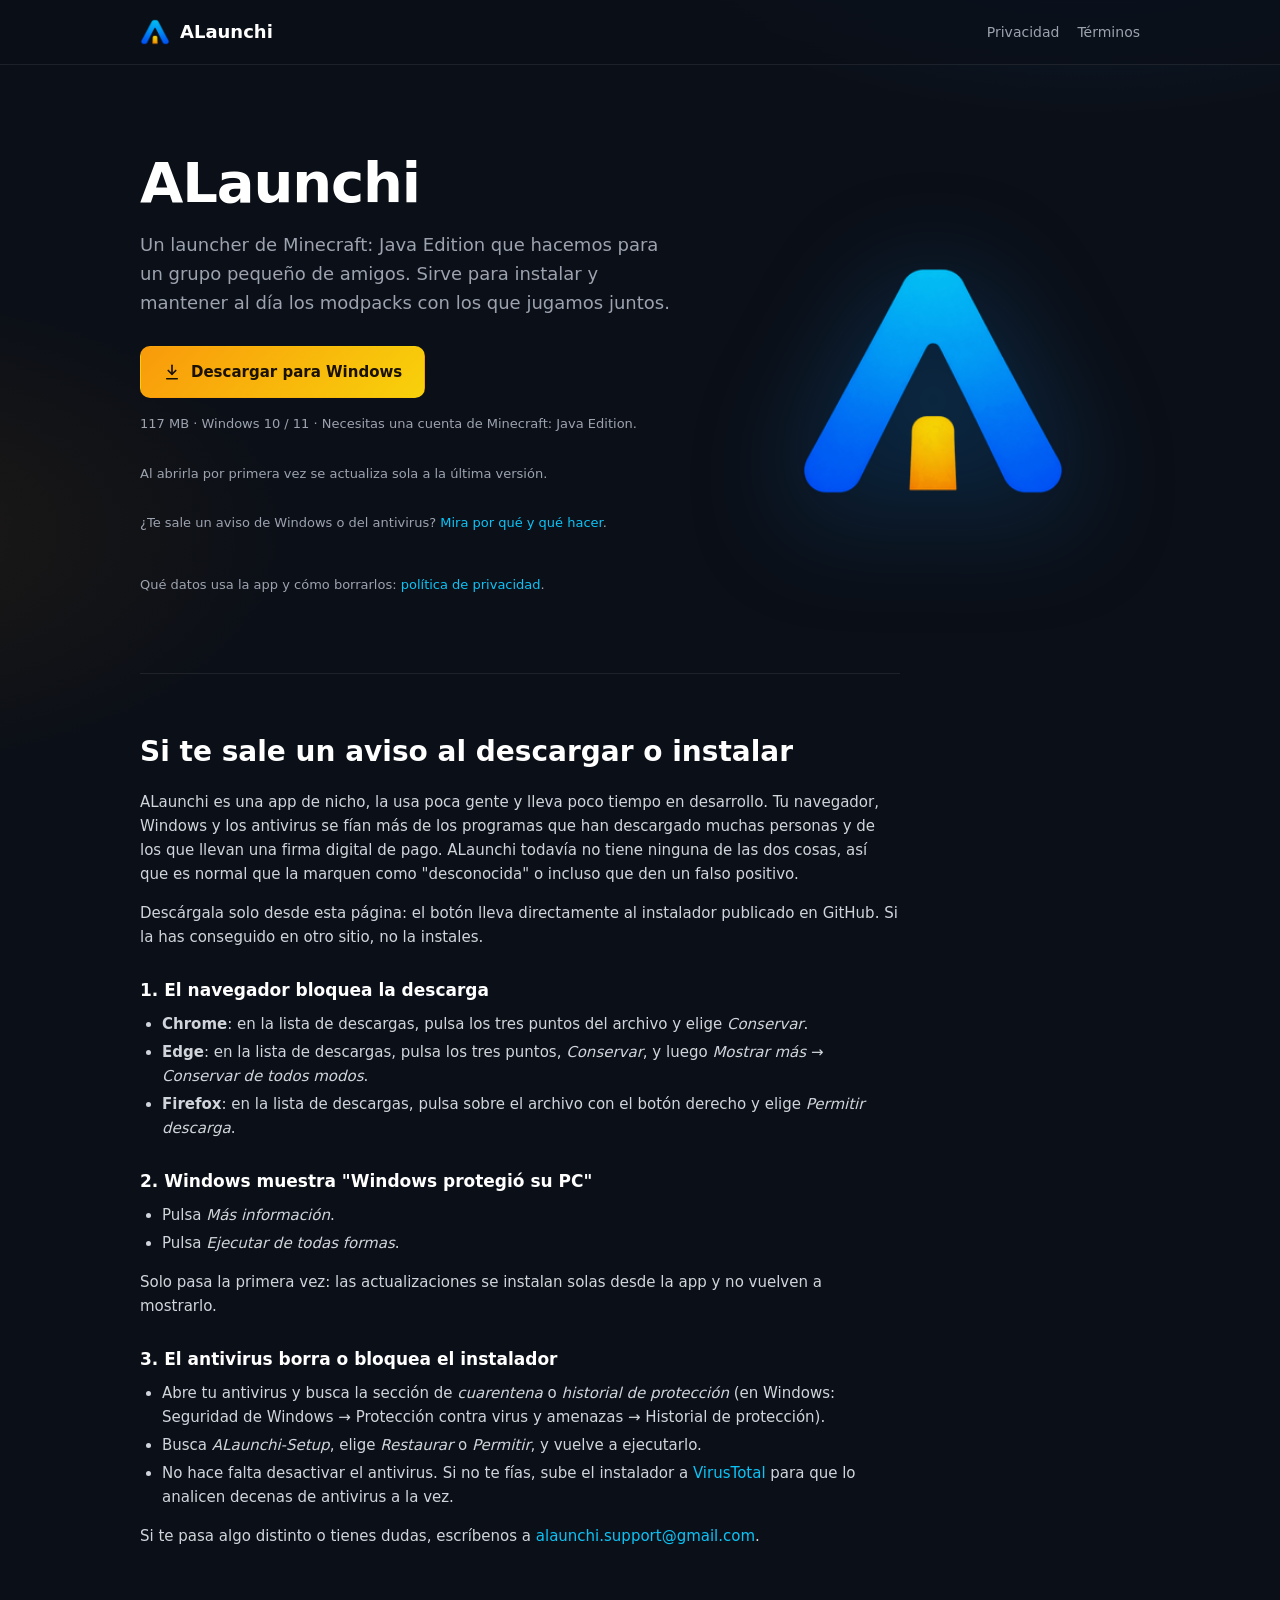
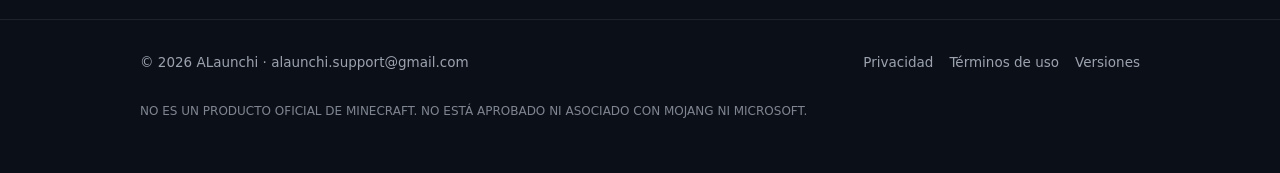
<file: index.html>
<!doctype html>
<html lang="es">
<head>
  <meta charset="utf-8">
  <meta name="viewport" content="width=device-width, initial-scale=1">
  <title>ALaunchi</title>
  <meta name="description" content="ALaunchi, un launcher de Minecraft para un grupo pequeño de amigos.">
  <meta property="og:title" content="ALaunchi">
  <meta property="og:description" content="Un launcher de Minecraft para un grupo pequeño de amigos.">
  <meta property="og:image" content="https://alaunchi.github.io/assets/logo.png">
  <link rel="icon" href="assets/favicon.png">
  <link rel="stylesheet" href="style.css">
</head>
<body>
  <header class="site">
    <div class="wrap">
      <a class="brand" href="./"><img src="assets/logo.png" alt=""><span>ALaunchi</span></a>
      <nav class="links">
        <a href="privacidad.html">Privacidad</a>
        <a href="terminos.html">Términos</a>
      </nav>
    </div>
  </header>

  <main class="wrap">
    <section class="hero">
      <div>
        <h1>ALaunchi</h1>
        <p class="lead">
          Un launcher de Minecraft: Java Edition que hacemos para un grupo pequeño de amigos.
          Sirve para instalar y mantener al día los modpacks con los que jugamos juntos.
        </p>
        <div class="cta">
          <!-- Fixed on purpose to an installer already reviewed by Microsoft (SmartScreen/Defender);
               the app auto-updates to the latest version on first launch. Keep this release on GitHub. -->
          <a class="btn btn-primary" id="download" href="https://github.com/tomaamns-glitch/alaunchi-release/releases/download/v1.9.47/ALaunchi-Setup-1.9.47.exe">
            <svg viewBox="0 0 24 24" fill="none" stroke="currentColor" stroke-width="2.2" stroke-linecap="round" stroke-linejoin="round"><path d="M12 3v12"/><path d="m7 10 5 5 5-5"/><path d="M5 21h14"/></svg>
            <span>Descargar para Windows</span>
          </a>
          <p class="cta-note" id="download-note">117 MB · Windows 10 / 11 · Necesitas una cuenta de Minecraft: Java Edition.</p>
          <p class="cta-note">Al abrirla por primera vez se actualiza sola a la última versión.</p>
          <p class="cta-note">¿Te sale un aviso de Windows o del antivirus? <a href="#avisos">Mira por qué y qué hacer</a>.</p>
        </div>
        <p class="cta-note" style="margin-top:28px">
          Qué datos usa la app y cómo borrarlos: <a href="privacidad.html">política de privacidad</a>.
        </p>
      </div>
      <img class="hero-logo" src="assets/logo.png" alt="Logo de ALaunchi">
    </section>

    <section class="block notice" id="avisos">
      <h2>Si te sale un aviso al descargar o instalar</h2>
      <p>
        ALaunchi es una app de nicho, la usa poca gente y lleva poco tiempo en desarrollo. Tu navegador, Windows y los
        antivirus se fían más de los programas que han descargado muchas personas y de los que llevan una firma digital
        de pago. ALaunchi todavía no tiene ninguna de las dos cosas, así que es normal que la marquen como "desconocida" o
        incluso que den un falso positivo.
      </p>
      <p>
        Descárgala solo desde esta página: el botón lleva directamente al instalador publicado en GitHub. Si la has
        conseguido en otro sitio, no la instales.
      </p>

      <h3>1. El navegador bloquea la descarga</h3>
      <ul>
        <li><strong>Chrome</strong>: en la lista de descargas, pulsa los tres puntos del archivo y elige <em>Conservar</em>.</li>
        <li><strong>Edge</strong>: en la lista de descargas, pulsa los tres puntos, <em>Conservar</em>, y luego <em>Mostrar más</em> → <em>Conservar de todos modos</em>.</li>
        <li><strong>Firefox</strong>: en la lista de descargas, pulsa sobre el archivo con el botón derecho y elige <em>Permitir descarga</em>.</li>
      </ul>

      <h3>2. Windows muestra "Windows protegió su PC"</h3>
      <ul>
        <li>Pulsa <em>Más información</em>.</li>
        <li>Pulsa <em>Ejecutar de todas formas</em>.</li>
      </ul>
      <p>Solo pasa la primera vez: las actualizaciones se instalan solas desde la app y no vuelven a mostrarlo.</p>

      <h3>3. El antivirus borra o bloquea el instalador</h3>
      <ul>
        <li>Abre tu antivirus y busca la sección de <em>cuarentena</em> o <em>historial de protección</em> (en Windows: Seguridad de Windows → Protección contra virus y amenazas → Historial de protección).</li>
        <li>Busca <em>ALaunchi-Setup</em>, elige <em>Restaurar</em> o <em>Permitir</em>, y vuelve a ejecutarlo.</li>
        <li>No hace falta desactivar el antivirus. Si no te fías, sube el instalador a <a href="https://www.virustotal.com">VirusTotal</a> para que lo analicen decenas de antivirus a la vez.</li>
      </ul>
      <p>
        Si te pasa algo distinto o tienes dudas, escríbenos a
        <a href="mailto:alaunchi.support@gmail.com">alaunchi.support@gmail.com</a>.
      </p>
    </section>
  </main>

  <footer class="site">
    <div class="wrap">
      <span>© 2026 ALaunchi · <a href="mailto:alaunchi.support@gmail.com">alaunchi.support@gmail.com</a></span>
      <div class="links">
        <a href="privacidad.html">Privacidad</a>
        <a href="terminos.html">Términos de uso</a>
        <a href="https://github.com/tomaamns-glitch/alaunchi-release/releases">Versiones</a>
      </div>
      <p class="disclaimer">NO ES UN PRODUCTO OFICIAL DE MINECRAFT. NO ESTÁ APROBADO NI ASOCIADO CON MOJANG NI MICROSOFT.</p>
    </div>
  </footer>

</body>
</html>
</file>
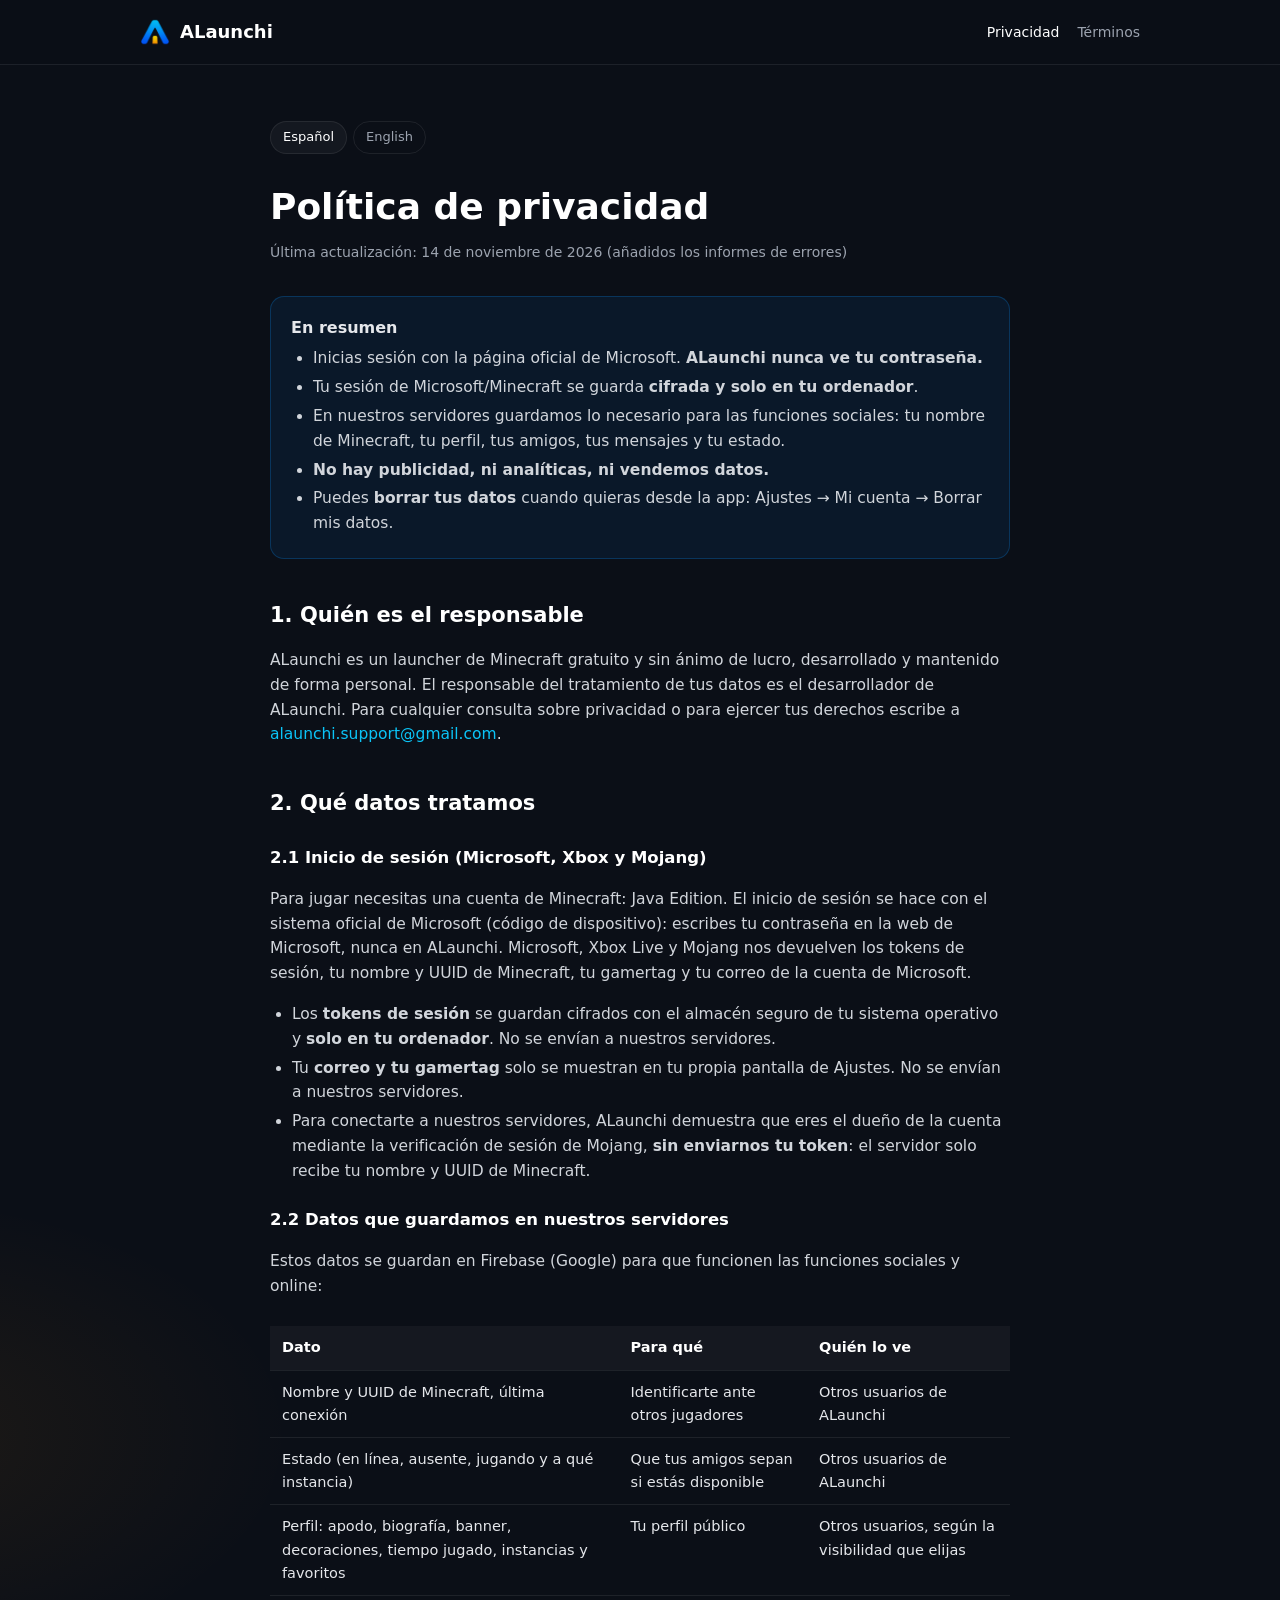
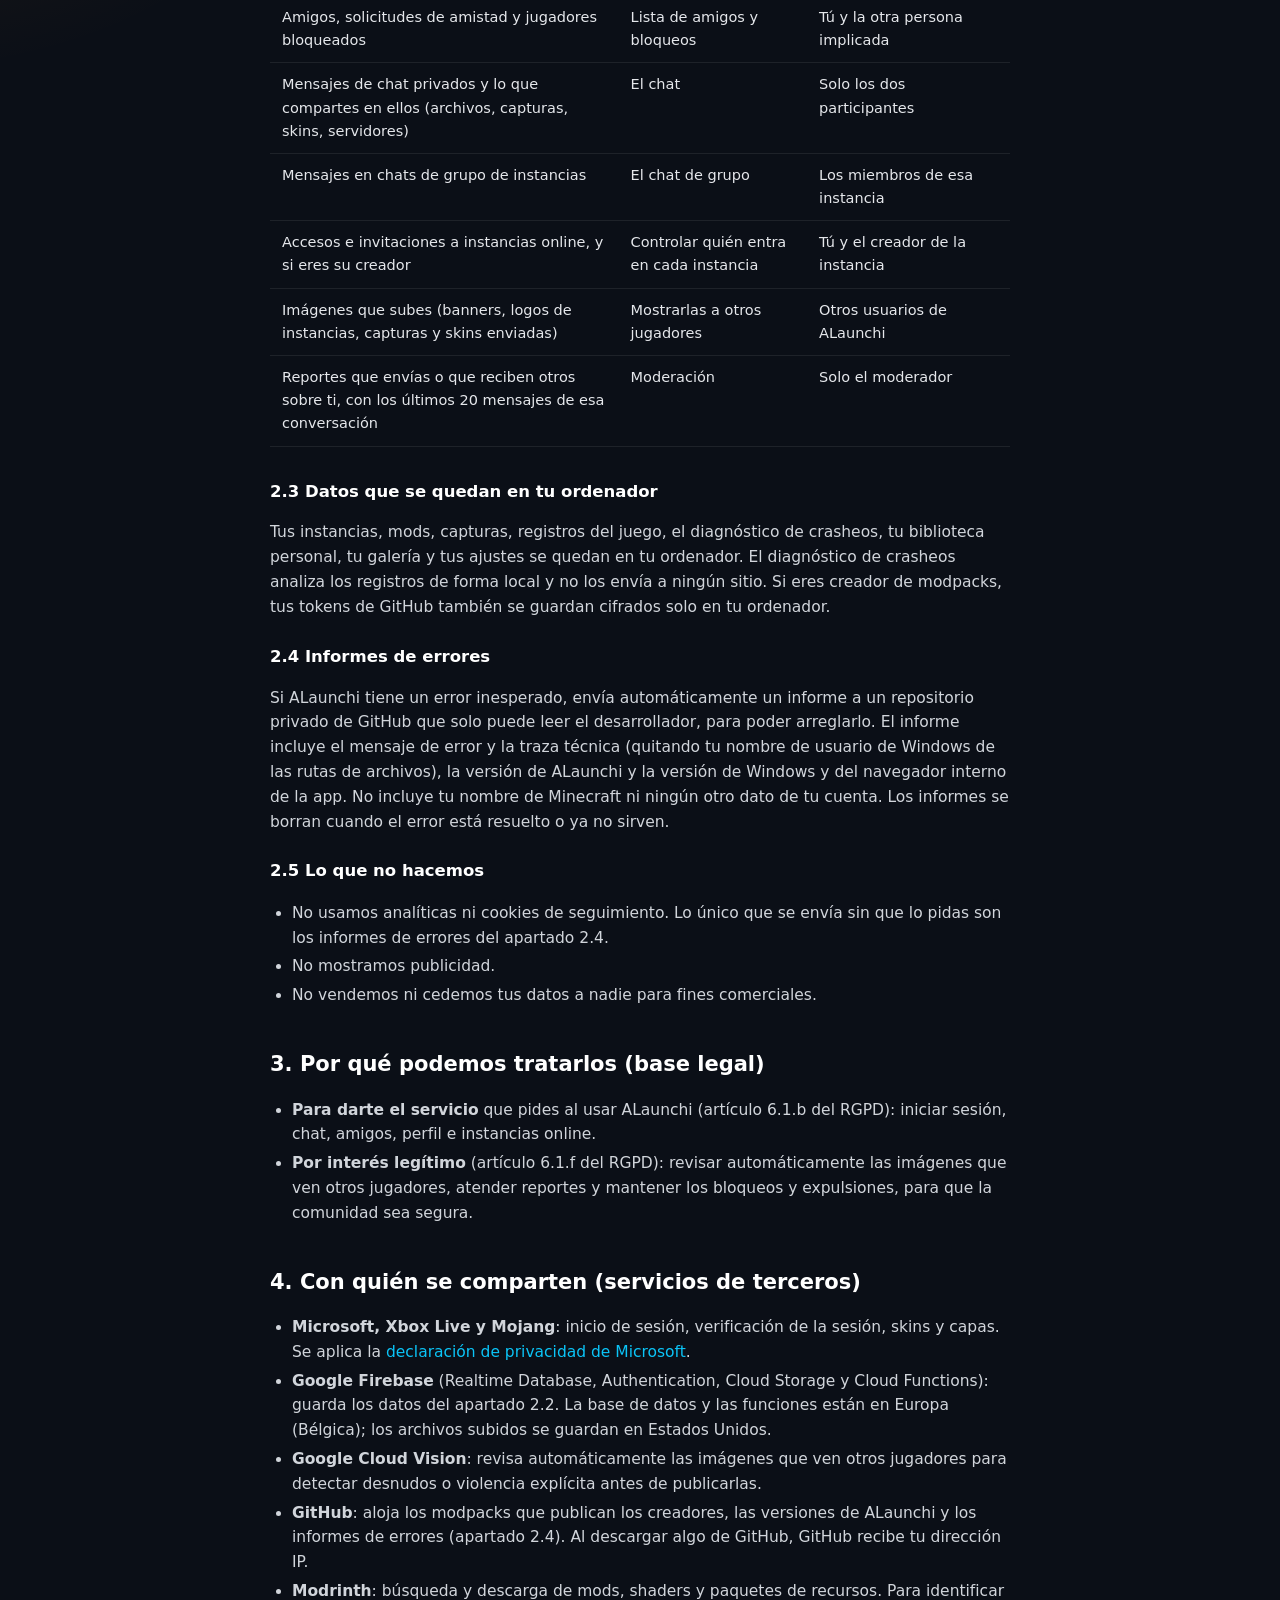
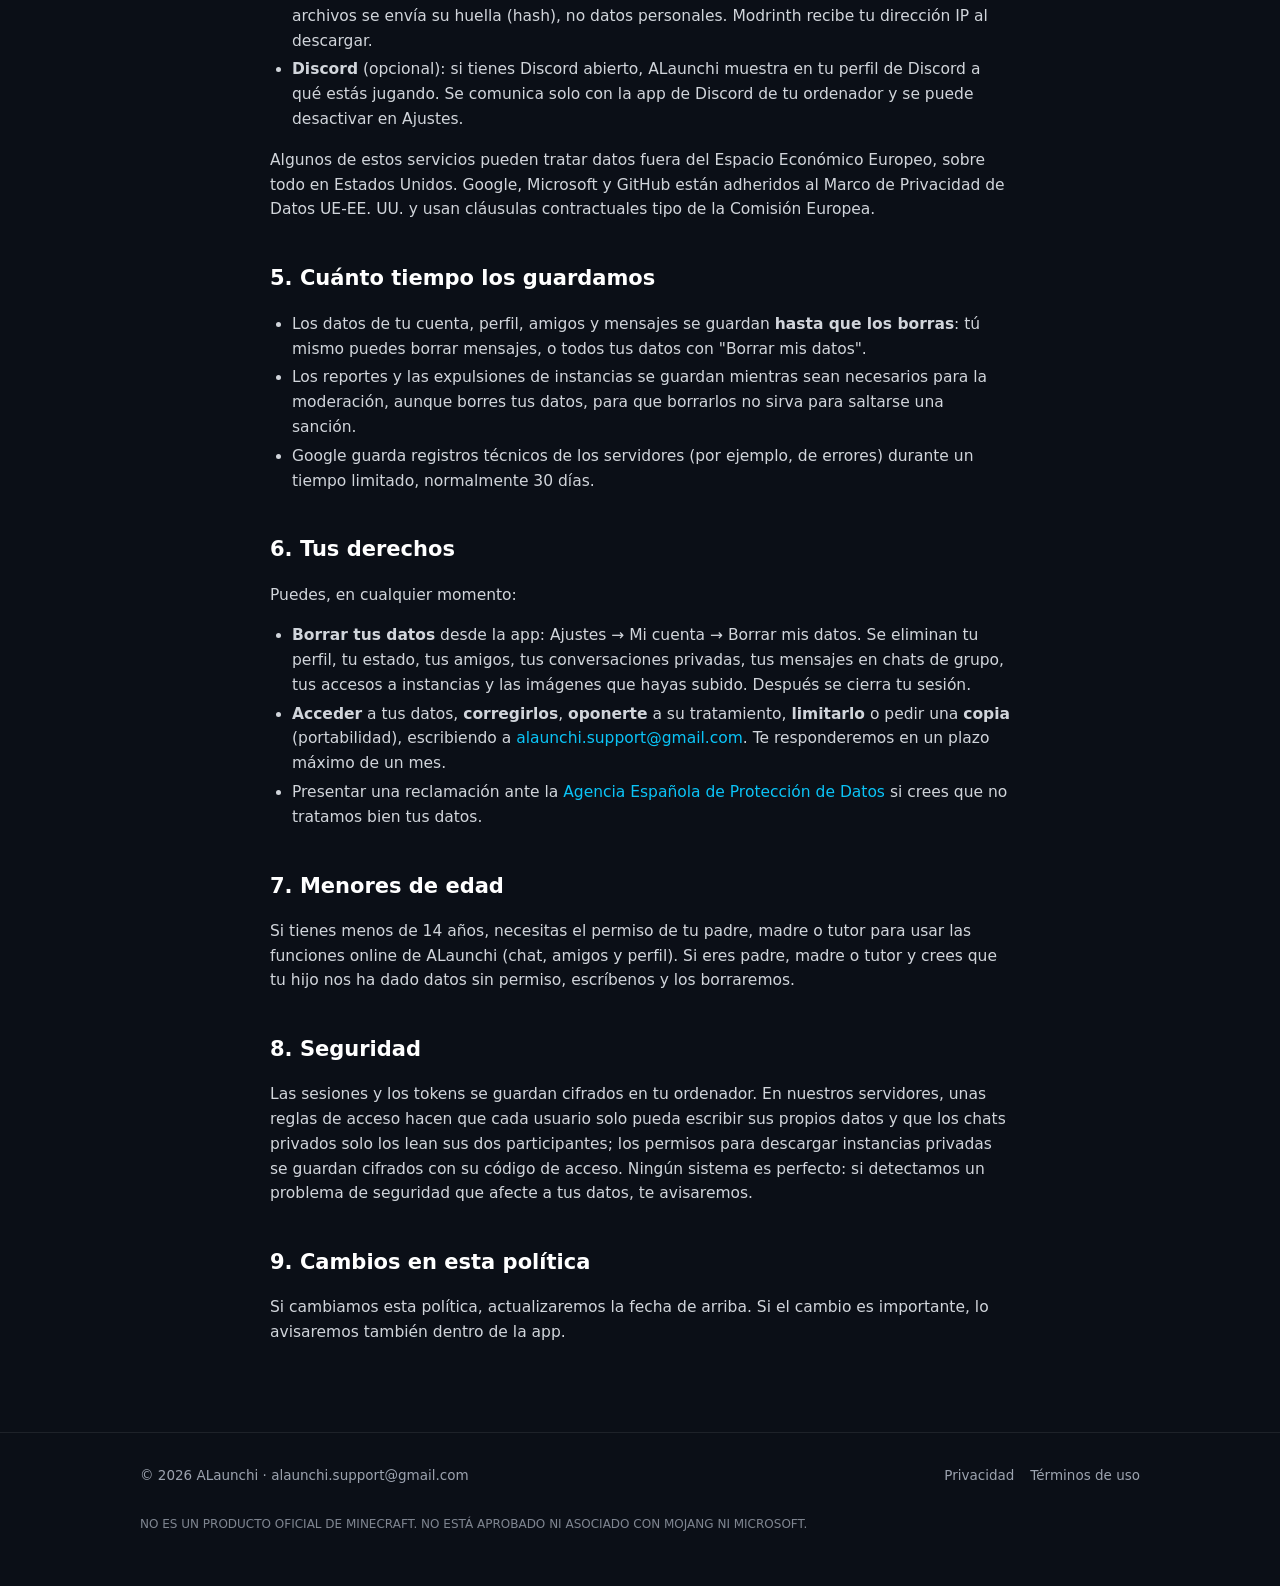
<file: privacidad.html>
<!doctype html>
<html lang="es">
<head>
  <meta charset="utf-8">
  <meta name="viewport" content="width=device-width, initial-scale=1">
  <title>Política de privacidad — ALaunchi</title>
  <meta name="description" content="Qué datos trata ALaunchi, para qué, con quién se comparten y cómo borrarlos.">
  <link rel="icon" href="assets/favicon.png">
  <link rel="stylesheet" href="style.css">
</head>
<body>
  <header class="site">
    <div class="wrap">
      <a class="brand" href="./"><img src="assets/logo.png" alt=""><span>ALaunchi</span></a>
      <nav class="links">
        <a href="privacidad.html" aria-current="page">Privacidad</a>
        <a href="terminos.html">Términos</a>
      </nav>
    </div>
  </header>

  <main class="legal">
    <div class="lang-switch"><a class="on" href="privacidad.html">Español</a><a href="privacy.html">English</a></div>
    <h1>Política de privacidad</h1>
    <p class="updated">Última actualización: 14 de noviembre de 2026 (añadidos los informes de errores)</p>

    <div class="summary">
      <strong>En resumen</strong>
      <ul>
        <li>Inicias sesión con la página oficial de Microsoft. <strong>ALaunchi nunca ve tu contraseña.</strong></li>
        <li>Tu sesión de Microsoft/Minecraft se guarda <strong>cifrada y solo en tu ordenador</strong>.</li>
        <li>En nuestros servidores guardamos lo necesario para las funciones sociales: tu nombre de Minecraft, tu perfil, tus amigos, tus mensajes y tu estado.</li>
        <li><strong>No hay publicidad, ni analíticas, ni vendemos datos.</strong></li>
        <li>Puedes <strong>borrar tus datos</strong> cuando quieras desde la app: Ajustes → Mi cuenta → Borrar mis datos.</li>
      </ul>
    </div>

    <h2>1. Quién es el responsable</h2>
    <p>
      ALaunchi es un launcher de Minecraft gratuito y sin ánimo de lucro, desarrollado y mantenido de forma personal.
      El responsable del tratamiento de tus datos es el desarrollador de ALaunchi.
      Para cualquier consulta sobre privacidad o para ejercer tus derechos escribe a
      <a href="mailto:alaunchi.support@gmail.com">alaunchi.support@gmail.com</a>.
    </p>

    <h2>2. Qué datos tratamos</h2>

    <h3>2.1 Inicio de sesión (Microsoft, Xbox y Mojang)</h3>
    <p>
      Para jugar necesitas una cuenta de Minecraft: Java Edition. El inicio de sesión se hace con el sistema oficial de
      Microsoft (código de dispositivo): escribes tu contraseña en la web de Microsoft, nunca en ALaunchi.
      Microsoft, Xbox Live y Mojang nos devuelven los tokens de sesión, tu nombre y UUID de Minecraft, tu gamertag
      y tu correo de la cuenta de Microsoft.
    </p>
    <ul>
      <li>Los <strong>tokens de sesión</strong> se guardan cifrados con el almacén seguro de tu sistema operativo y <strong>solo en tu ordenador</strong>. No se envían a nuestros servidores.</li>
      <li>Tu <strong>correo y tu gamertag</strong> solo se muestran en tu propia pantalla de Ajustes. No se envían a nuestros servidores.</li>
      <li>Para conectarte a nuestros servidores, ALaunchi demuestra que eres el dueño de la cuenta mediante la verificación de sesión de Mojang, <strong>sin enviarnos tu token</strong>: el servidor solo recibe tu nombre y UUID de Minecraft.</li>
    </ul>

    <h3>2.2 Datos que guardamos en nuestros servidores</h3>
    <p>Estos datos se guardan en Firebase (Google) para que funcionen las funciones sociales y online:</p>
    <div class="table-scroll">
      <table>
        <tr><th>Dato</th><th>Para qué</th><th>Quién lo ve</th></tr>
        <tr><td>Nombre y UUID de Minecraft, última conexión</td><td>Identificarte ante otros jugadores</td><td>Otros usuarios de ALaunchi</td></tr>
        <tr><td>Estado (en línea, ausente, jugando y a qué instancia)</td><td>Que tus amigos sepan si estás disponible</td><td>Otros usuarios de ALaunchi</td></tr>
        <tr><td>Perfil: apodo, biografía, banner, decoraciones, tiempo jugado, instancias y favoritos</td><td>Tu perfil público</td><td>Otros usuarios, según la visibilidad que elijas</td></tr>
        <tr><td>Amigos, solicitudes de amistad y jugadores bloqueados</td><td>Lista de amigos y bloqueos</td><td>Tú y la otra persona implicada</td></tr>
        <tr><td>Mensajes de chat privados y lo que compartes en ellos (archivos, capturas, skins, servidores)</td><td>El chat</td><td>Solo los dos participantes</td></tr>
        <tr><td>Mensajes en chats de grupo de instancias</td><td>El chat de grupo</td><td>Los miembros de esa instancia</td></tr>
        <tr><td>Accesos e invitaciones a instancias online, y si eres su creador</td><td>Controlar quién entra en cada instancia</td><td>Tú y el creador de la instancia</td></tr>
        <tr><td>Imágenes que subes (banners, logos de instancias, capturas y skins enviadas)</td><td>Mostrarlas a otros jugadores</td><td>Otros usuarios de ALaunchi</td></tr>
        <tr><td>Reportes que envías o que reciben otros sobre ti, con los últimos 20 mensajes de esa conversación</td><td>Moderación</td><td>Solo el moderador</td></tr>
      </table>
    </div>

    <h3>2.3 Datos que se quedan en tu ordenador</h3>
    <p>
      Tus instancias, mods, capturas, registros del juego, el diagnóstico de crasheos, tu biblioteca personal, tu galería
      y tus ajustes se quedan en tu ordenador. El diagnóstico de crasheos analiza los registros de forma local y no los envía a ningún sitio.
      Si eres creador de modpacks, tus tokens de GitHub también se guardan cifrados solo en tu ordenador.
    </p>

    <h3>2.4 Informes de errores</h3>
    <p>
      Si ALaunchi tiene un error inesperado, envía automáticamente un informe a un repositorio privado de GitHub que solo
      puede leer el desarrollador, para poder arreglarlo. El informe incluye el mensaje de error y la traza técnica
      (quitando tu nombre de usuario de Windows de las rutas de archivos), la versión de ALaunchi y la versión de Windows y
      del navegador interno de la app. No incluye tu nombre de Minecraft ni ningún otro dato de tu cuenta. Los informes se
      borran cuando el error está resuelto o ya no sirven.
    </p>

    <h3>2.5 Lo que no hacemos</h3>
    <ul>
      <li>No usamos analíticas ni cookies de seguimiento. Lo único que se envía sin que lo pidas son los informes de errores del apartado 2.4.</li>
      <li>No mostramos publicidad.</li>
      <li>No vendemos ni cedemos tus datos a nadie para fines comerciales.</li>
    </ul>

    <h2>3. Por qué podemos tratarlos (base legal)</h2>
    <ul>
      <li><strong>Para darte el servicio</strong> que pides al usar ALaunchi (artículo 6.1.b del RGPD): iniciar sesión, chat, amigos, perfil e instancias online.</li>
      <li><strong>Por interés legítimo</strong> (artículo 6.1.f del RGPD): revisar automáticamente las imágenes que ven otros jugadores, atender reportes y mantener los bloqueos y expulsiones, para que la comunidad sea segura.</li>
    </ul>

    <h2>4. Con quién se comparten (servicios de terceros)</h2>
    <ul>
      <li><strong>Microsoft, Xbox Live y Mojang</strong>: inicio de sesión, verificación de la sesión, skins y capas. Se aplica la <a href="https://privacy.microsoft.com/es-es/privacystatement">declaración de privacidad de Microsoft</a>.</li>
      <li><strong>Google Firebase</strong> (Realtime Database, Authentication, Cloud Storage y Cloud Functions): guarda los datos del apartado 2.2. La base de datos y las funciones están en Europa (Bélgica); los archivos subidos se guardan en Estados Unidos.</li>
      <li><strong>Google Cloud Vision</strong>: revisa automáticamente las imágenes que ven otros jugadores para detectar desnudos o violencia explícita antes de publicarlas.</li>
      <li><strong>GitHub</strong>: aloja los modpacks que publican los creadores, las versiones de ALaunchi y los informes de errores (apartado 2.4). Al descargar algo de GitHub, GitHub recibe tu dirección IP.</li>
      <li><strong>Modrinth</strong>: búsqueda y descarga de mods, shaders y paquetes de recursos. Para identificar archivos se envía su huella (hash), no datos personales. Modrinth recibe tu dirección IP al descargar.</li>
      <li><strong>Discord</strong> (opcional): si tienes Discord abierto, ALaunchi muestra en tu perfil de Discord a qué estás jugando. Se comunica solo con la app de Discord de tu ordenador y se puede desactivar en Ajustes.</li>
    </ul>
    <p>
      Algunos de estos servicios pueden tratar datos fuera del Espacio Económico Europeo, sobre todo en Estados Unidos.
      Google, Microsoft y GitHub están adheridos al Marco de Privacidad de Datos UE-EE. UU. y usan cláusulas contractuales tipo de la Comisión Europea.
    </p>

    <h2>5. Cuánto tiempo los guardamos</h2>
    <ul>
      <li>Los datos de tu cuenta, perfil, amigos y mensajes se guardan <strong>hasta que los borras</strong>: tú mismo puedes borrar mensajes, o todos tus datos con "Borrar mis datos".</li>
      <li>Los reportes y las expulsiones de instancias se guardan mientras sean necesarios para la moderación, aunque borres tus datos, para que borrarlos no sirva para saltarse una sanción.</li>
      <li>Google guarda registros técnicos de los servidores (por ejemplo, de errores) durante un tiempo limitado, normalmente 30 días.</li>
    </ul>

    <h2>6. Tus derechos</h2>
    <p>Puedes, en cualquier momento:</p>
    <ul>
      <li><strong>Borrar tus datos</strong> desde la app: Ajustes → Mi cuenta → Borrar mis datos. Se eliminan tu perfil, tu estado, tus amigos, tus conversaciones privadas, tus mensajes en chats de grupo, tus accesos a instancias y las imágenes que hayas subido. Después se cierra tu sesión.</li>
      <li><strong>Acceder</strong> a tus datos, <strong>corregirlos</strong>, <strong>oponerte</strong> a su tratamiento, <strong>limitarlo</strong> o pedir una <strong>copia</strong> (portabilidad), escribiendo a <a href="mailto:alaunchi.support@gmail.com">alaunchi.support@gmail.com</a>. Te responderemos en un plazo máximo de un mes.</li>
      <li>Presentar una reclamación ante la <a href="https://www.aepd.es">Agencia Española de Protección de Datos</a> si crees que no tratamos bien tus datos.</li>
    </ul>

    <h2>7. Menores de edad</h2>
    <p>
      Si tienes menos de 14 años, necesitas el permiso de tu padre, madre o tutor para usar las funciones online de ALaunchi
      (chat, amigos y perfil). Si eres padre, madre o tutor y crees que tu hijo nos ha dado datos sin permiso,
      escríbenos y los borraremos.
    </p>

    <h2>8. Seguridad</h2>
    <p>
      Las sesiones y los tokens se guardan cifrados en tu ordenador. En nuestros servidores, unas reglas de acceso hacen que
      cada usuario solo pueda escribir sus propios datos y que los chats privados solo los lean sus dos participantes; los
      permisos para descargar instancias privadas se guardan cifrados con su código de acceso. Ningún sistema es perfecto: si detectamos un problema de seguridad que
      afecte a tus datos, te avisaremos.
    </p>

    <h2>9. Cambios en esta política</h2>
    <p>
      Si cambiamos esta política, actualizaremos la fecha de arriba. Si el cambio es importante, lo avisaremos también dentro de la app.
    </p>
  </main>

  <footer class="site">
    <div class="wrap">
      <span>© 2026 ALaunchi · <a href="mailto:alaunchi.support@gmail.com">alaunchi.support@gmail.com</a></span>
      <div class="links">
        <a href="privacidad.html">Privacidad</a>
        <a href="terminos.html">Términos de uso</a>
      </div>
      <p class="disclaimer">NO ES UN PRODUCTO OFICIAL DE MINECRAFT. NO ESTÁ APROBADO NI ASOCIADO CON MOJANG NI MICROSOFT.</p>
    </div>
  </footer>
</body>
</html>
</file>
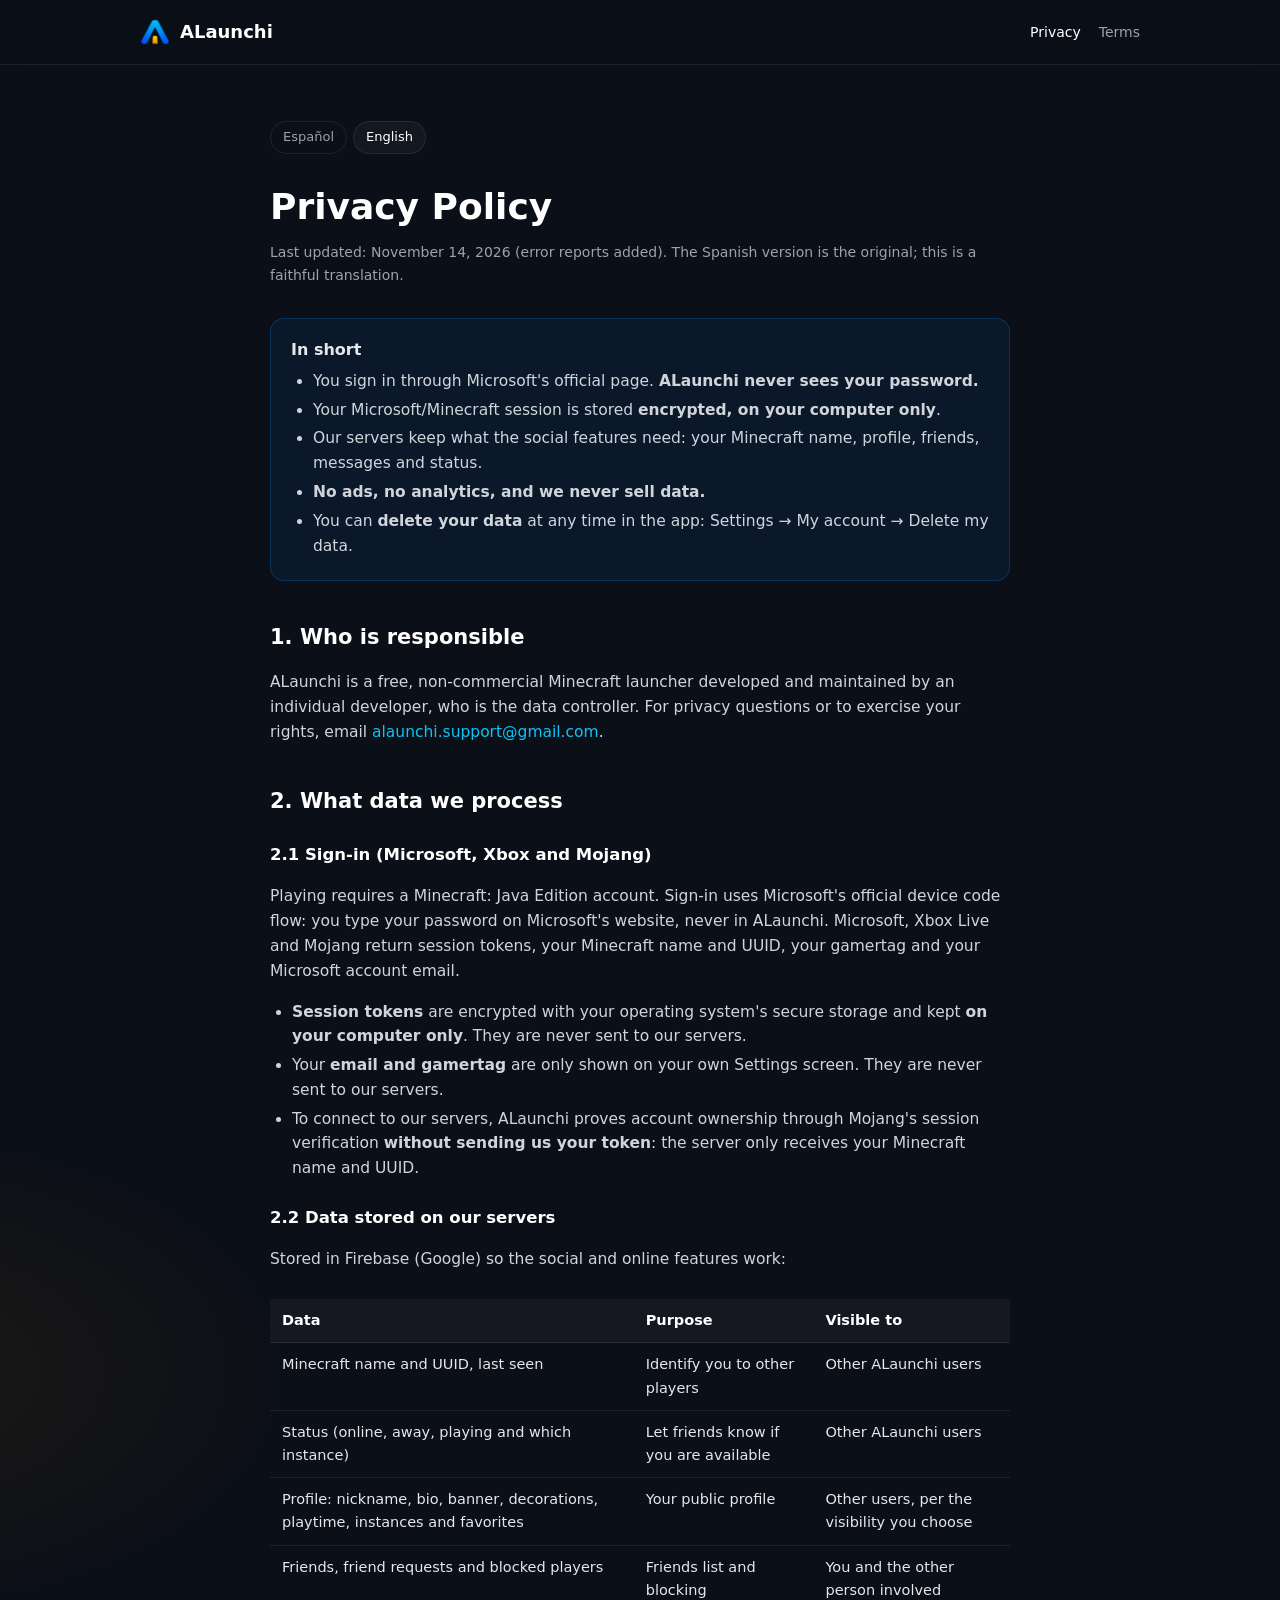
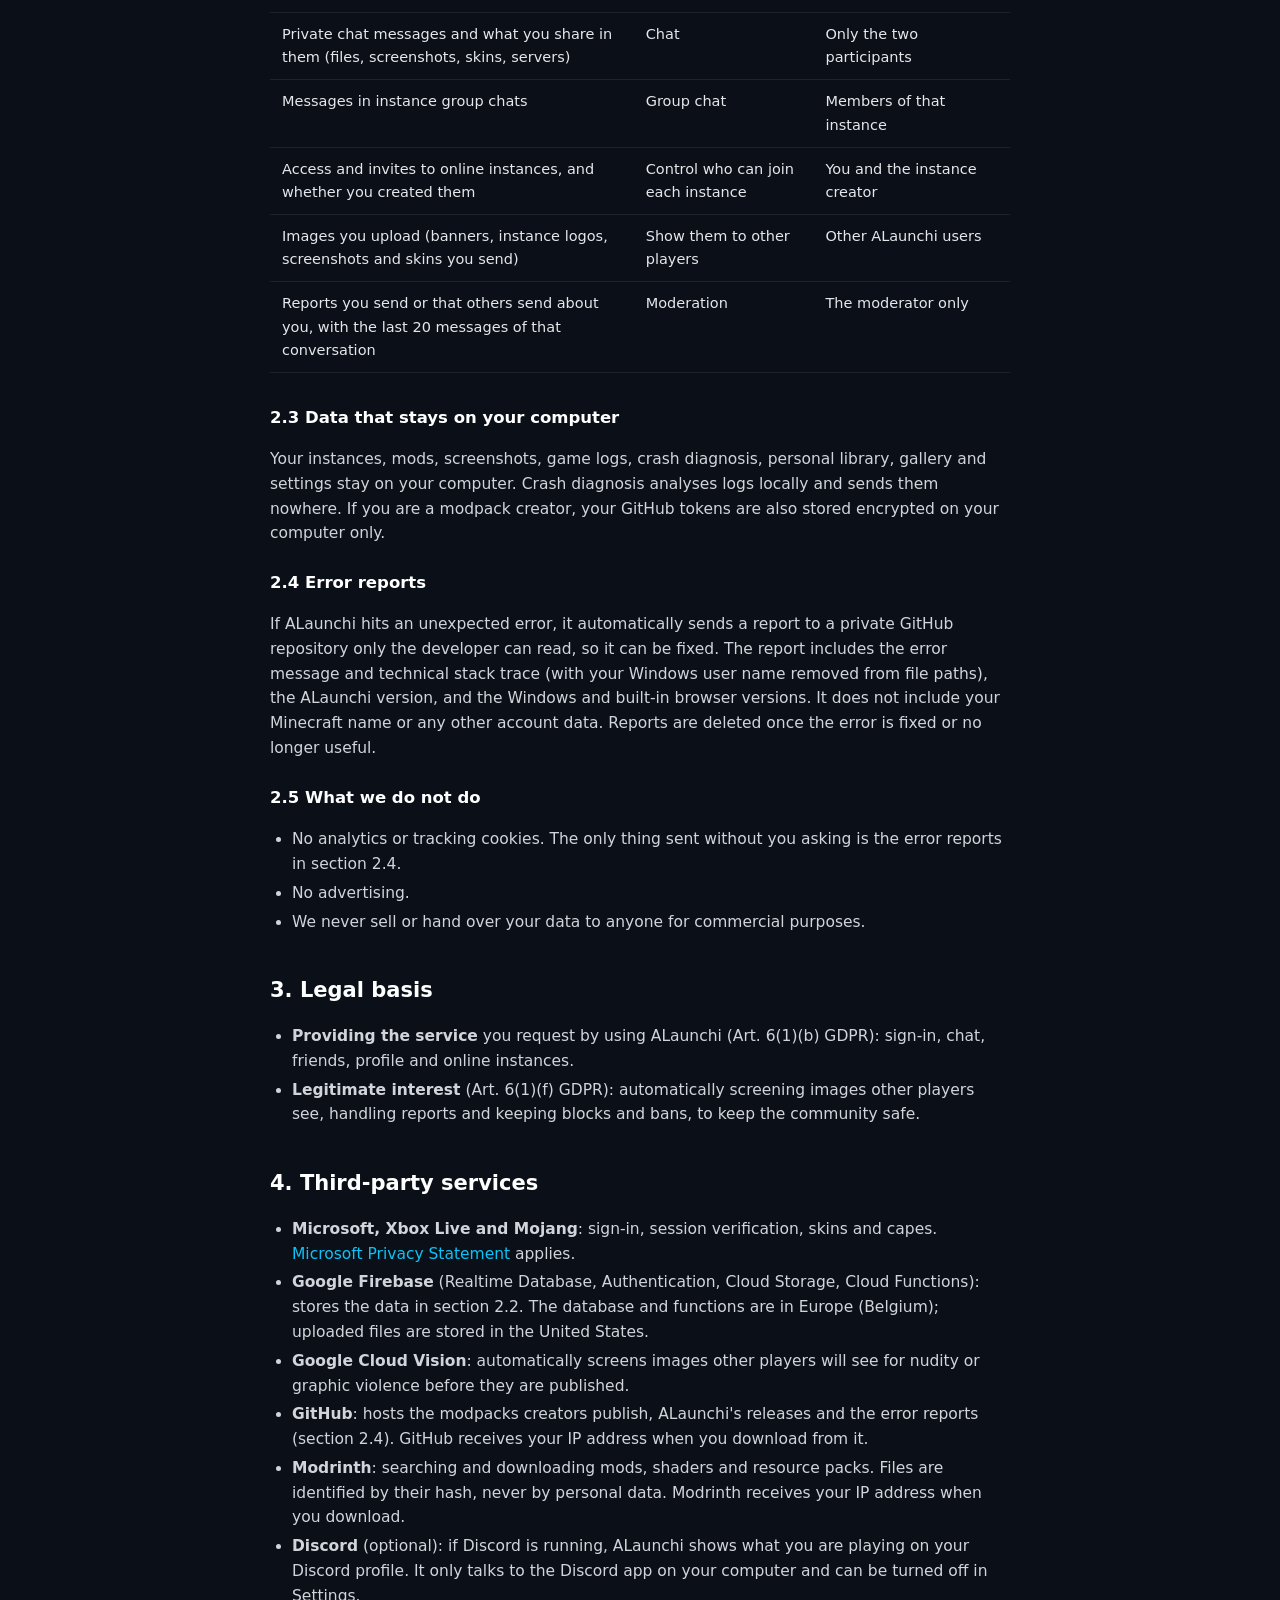
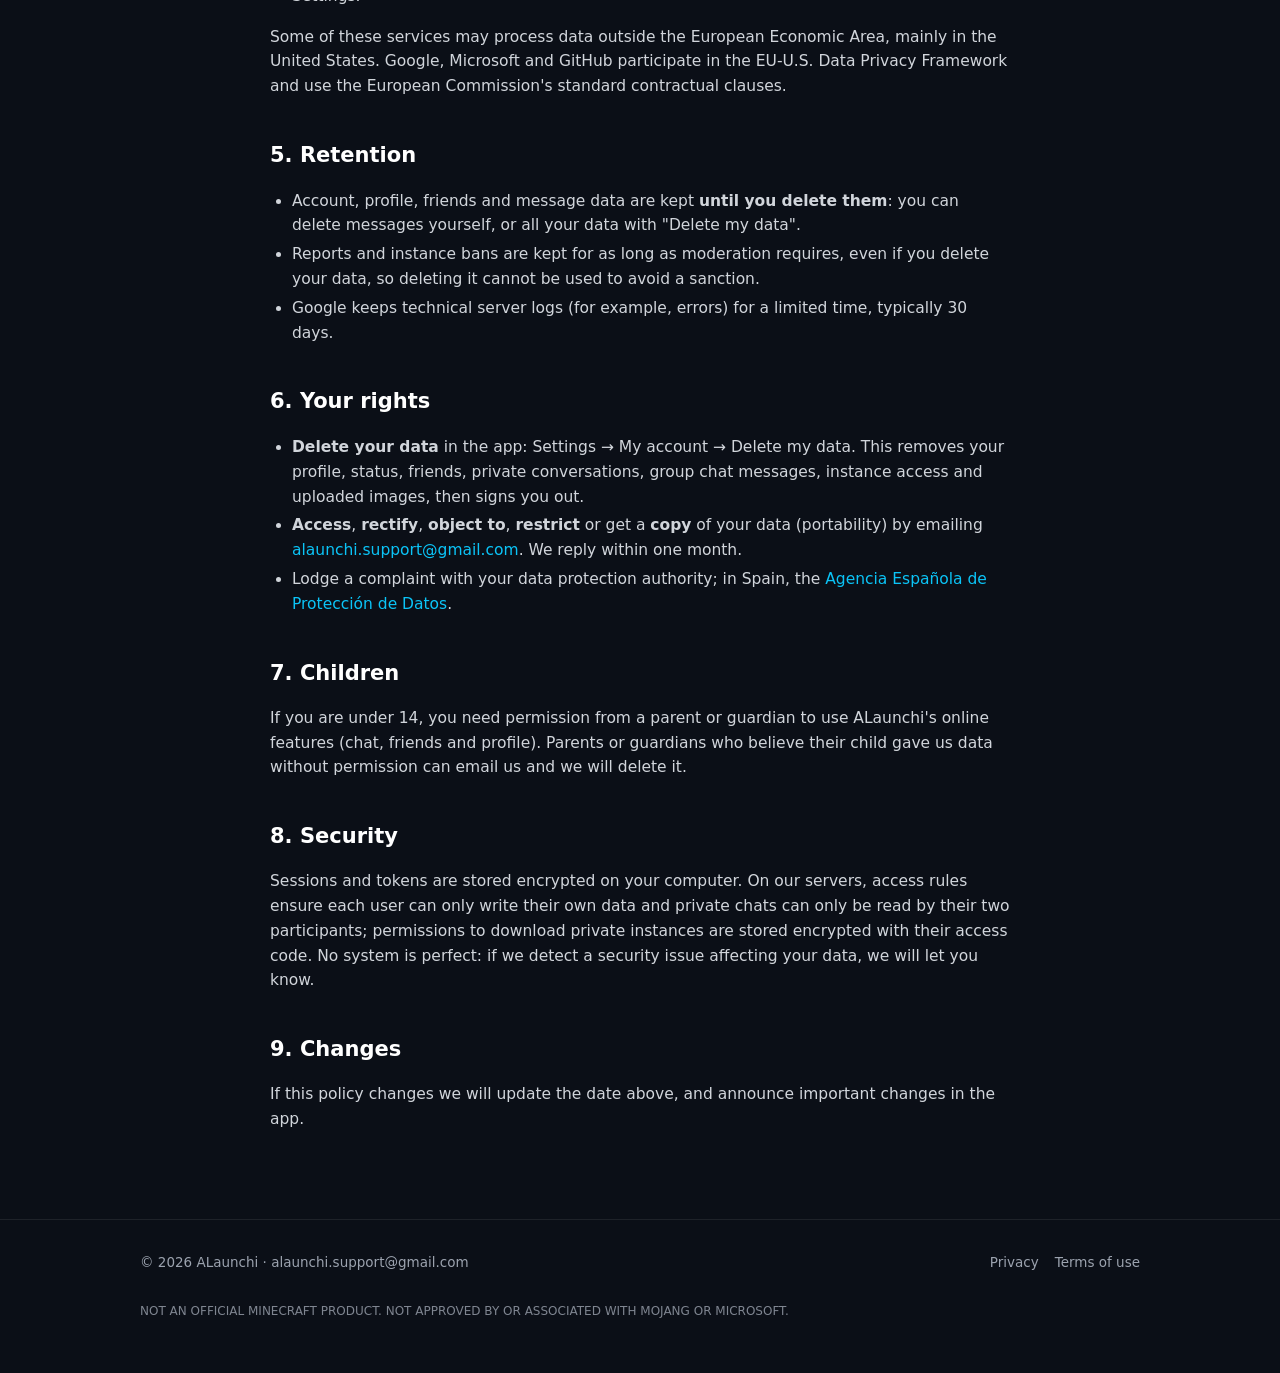
<file: privacy.html>
<!doctype html>
<html lang="en">
<head>
  <meta charset="utf-8">
  <meta name="viewport" content="width=device-width, initial-scale=1">
  <title>Privacy Policy — ALaunchi</title>
  <meta name="description" content="What data ALaunchi processes, why, who it is shared with and how to delete it.">
  <link rel="icon" href="assets/favicon.png">
  <link rel="stylesheet" href="style.css">
</head>
<body>
  <header class="site">
    <div class="wrap">
      <a class="brand" href="./"><img src="assets/logo.png" alt=""><span>ALaunchi</span></a>
      <nav class="links">
        <a href="privacy.html" aria-current="page">Privacy</a>
        <a href="terms.html">Terms</a>
      </nav>
    </div>
  </header>

  <main class="legal">
    <div class="lang-switch"><a href="privacidad.html">Español</a><a class="on" href="privacy.html">English</a></div>
    <h1>Privacy Policy</h1>
    <p class="updated">Last updated: November 14, 2026 (error reports added). The Spanish version is the original; this is a faithful translation.</p>

    <div class="summary">
      <strong>In short</strong>
      <ul>
        <li>You sign in through Microsoft's official page. <strong>ALaunchi never sees your password.</strong></li>
        <li>Your Microsoft/Minecraft session is stored <strong>encrypted, on your computer only</strong>.</li>
        <li>Our servers keep what the social features need: your Minecraft name, profile, friends, messages and status.</li>
        <li><strong>No ads, no analytics, and we never sell data.</strong></li>
        <li>You can <strong>delete your data</strong> at any time in the app: Settings → My account → Delete my data.</li>
      </ul>
    </div>

    <h2>1. Who is responsible</h2>
    <p>
      ALaunchi is a free, non-commercial Minecraft launcher developed and maintained by an individual developer,
      who is the data controller. For privacy questions or to exercise your rights, email
      <a href="mailto:alaunchi.support@gmail.com">alaunchi.support@gmail.com</a>.
    </p>

    <h2>2. What data we process</h2>

    <h3>2.1 Sign-in (Microsoft, Xbox and Mojang)</h3>
    <p>
      Playing requires a Minecraft: Java Edition account. Sign-in uses Microsoft's official device code flow: you type your
      password on Microsoft's website, never in ALaunchi. Microsoft, Xbox Live and Mojang return session tokens, your Minecraft
      name and UUID, your gamertag and your Microsoft account email.
    </p>
    <ul>
      <li><strong>Session tokens</strong> are encrypted with your operating system's secure storage and kept <strong>on your computer only</strong>. They are never sent to our servers.</li>
      <li>Your <strong>email and gamertag</strong> are only shown on your own Settings screen. They are never sent to our servers.</li>
      <li>To connect to our servers, ALaunchi proves account ownership through Mojang's session verification <strong>without sending us your token</strong>: the server only receives your Minecraft name and UUID.</li>
    </ul>

    <h3>2.2 Data stored on our servers</h3>
    <p>Stored in Firebase (Google) so the social and online features work:</p>
    <div class="table-scroll">
      <table>
        <tr><th>Data</th><th>Purpose</th><th>Visible to</th></tr>
        <tr><td>Minecraft name and UUID, last seen</td><td>Identify you to other players</td><td>Other ALaunchi users</td></tr>
        <tr><td>Status (online, away, playing and which instance)</td><td>Let friends know if you are available</td><td>Other ALaunchi users</td></tr>
        <tr><td>Profile: nickname, bio, banner, decorations, playtime, instances and favorites</td><td>Your public profile</td><td>Other users, per the visibility you choose</td></tr>
        <tr><td>Friends, friend requests and blocked players</td><td>Friends list and blocking</td><td>You and the other person involved</td></tr>
        <tr><td>Private chat messages and what you share in them (files, screenshots, skins, servers)</td><td>Chat</td><td>Only the two participants</td></tr>
        <tr><td>Messages in instance group chats</td><td>Group chat</td><td>Members of that instance</td></tr>
        <tr><td>Access and invites to online instances, and whether you created them</td><td>Control who can join each instance</td><td>You and the instance creator</td></tr>
        <tr><td>Images you upload (banners, instance logos, screenshots and skins you send)</td><td>Show them to other players</td><td>Other ALaunchi users</td></tr>
        <tr><td>Reports you send or that others send about you, with the last 20 messages of that conversation</td><td>Moderation</td><td>The moderator only</td></tr>
      </table>
    </div>

    <h3>2.3 Data that stays on your computer</h3>
    <p>
      Your instances, mods, screenshots, game logs, crash diagnosis, personal library, gallery and settings stay on your computer.
      Crash diagnosis analyses logs locally and sends them nowhere. If you are a modpack creator, your GitHub tokens are also stored
      encrypted on your computer only.
    </p>

    <h3>2.4 Error reports</h3>
    <p>
      If ALaunchi hits an unexpected error, it automatically sends a report to a private GitHub repository only the developer
      can read, so it can be fixed. The report includes the error message and technical stack trace (with your Windows user
      name removed from file paths), the ALaunchi version, and the Windows and built-in browser versions. It does not include
      your Minecraft name or any other account data. Reports are deleted once the error is fixed or no longer useful.
    </p>

    <h3>2.5 What we do not do</h3>
    <ul>
      <li>No analytics or tracking cookies. The only thing sent without you asking is the error reports in section 2.4.</li>
      <li>No advertising.</li>
      <li>We never sell or hand over your data to anyone for commercial purposes.</li>
    </ul>

    <h2>3. Legal basis</h2>
    <ul>
      <li><strong>Providing the service</strong> you request by using ALaunchi (Art. 6(1)(b) GDPR): sign-in, chat, friends, profile and online instances.</li>
      <li><strong>Legitimate interest</strong> (Art. 6(1)(f) GDPR): automatically screening images other players see, handling reports and keeping blocks and bans, to keep the community safe.</li>
    </ul>

    <h2>4. Third-party services</h2>
    <ul>
      <li><strong>Microsoft, Xbox Live and Mojang</strong>: sign-in, session verification, skins and capes. <a href="https://privacy.microsoft.com/privacystatement">Microsoft Privacy Statement</a> applies.</li>
      <li><strong>Google Firebase</strong> (Realtime Database, Authentication, Cloud Storage, Cloud Functions): stores the data in section 2.2. The database and functions are in Europe (Belgium); uploaded files are stored in the United States.</li>
      <li><strong>Google Cloud Vision</strong>: automatically screens images other players will see for nudity or graphic violence before they are published.</li>
      <li><strong>GitHub</strong>: hosts the modpacks creators publish, ALaunchi's releases and the error reports (section 2.4). GitHub receives your IP address when you download from it.</li>
      <li><strong>Modrinth</strong>: searching and downloading mods, shaders and resource packs. Files are identified by their hash, never by personal data. Modrinth receives your IP address when you download.</li>
      <li><strong>Discord</strong> (optional): if Discord is running, ALaunchi shows what you are playing on your Discord profile. It only talks to the Discord app on your computer and can be turned off in Settings.</li>
    </ul>
    <p>
      Some of these services may process data outside the European Economic Area, mainly in the United States. Google, Microsoft and
      GitHub participate in the EU-U.S. Data Privacy Framework and use the European Commission's standard contractual clauses.
    </p>

    <h2>5. Retention</h2>
    <ul>
      <li>Account, profile, friends and message data are kept <strong>until you delete them</strong>: you can delete messages yourself, or all your data with "Delete my data".</li>
      <li>Reports and instance bans are kept for as long as moderation requires, even if you delete your data, so deleting it cannot be used to avoid a sanction.</li>
      <li>Google keeps technical server logs (for example, errors) for a limited time, typically 30 days.</li>
    </ul>

    <h2>6. Your rights</h2>
    <ul>
      <li><strong>Delete your data</strong> in the app: Settings → My account → Delete my data. This removes your profile, status, friends, private conversations, group chat messages, instance access and uploaded images, then signs you out.</li>
      <li><strong>Access</strong>, <strong>rectify</strong>, <strong>object to</strong>, <strong>restrict</strong> or get a <strong>copy</strong> of your data (portability) by emailing <a href="mailto:alaunchi.support@gmail.com">alaunchi.support@gmail.com</a>. We reply within one month.</li>
      <li>Lodge a complaint with your data protection authority; in Spain, the <a href="https://www.aepd.es">Agencia Española de Protección de Datos</a>.</li>
    </ul>

    <h2>7. Children</h2>
    <p>
      If you are under 14, you need permission from a parent or guardian to use ALaunchi's online features (chat, friends and profile).
      Parents or guardians who believe their child gave us data without permission can email us and we will delete it.
    </p>

    <h2>8. Security</h2>
    <p>
      Sessions and tokens are stored encrypted on your computer. On our servers, access rules ensure each user can only write their own
      data and private chats can only be read by their two participants; permissions to download private instances are stored encrypted
      with their access code. No system is perfect: if we detect a security issue affecting your data, we will let you know.
    </p>

    <h2>9. Changes</h2>
    <p>If this policy changes we will update the date above, and announce important changes in the app.</p>
  </main>

  <footer class="site">
    <div class="wrap">
      <span>© 2026 ALaunchi · <a href="mailto:alaunchi.support@gmail.com">alaunchi.support@gmail.com</a></span>
      <div class="links">
        <a href="privacy.html">Privacy</a>
        <a href="terms.html">Terms of use</a>
      </div>
      <p class="disclaimer">NOT AN OFFICIAL MINECRAFT PRODUCT. NOT APPROVED BY OR ASSOCIATED WITH MOJANG OR MICROSOFT.</p>
    </div>
  </footer>
</body>
</html>
</file>
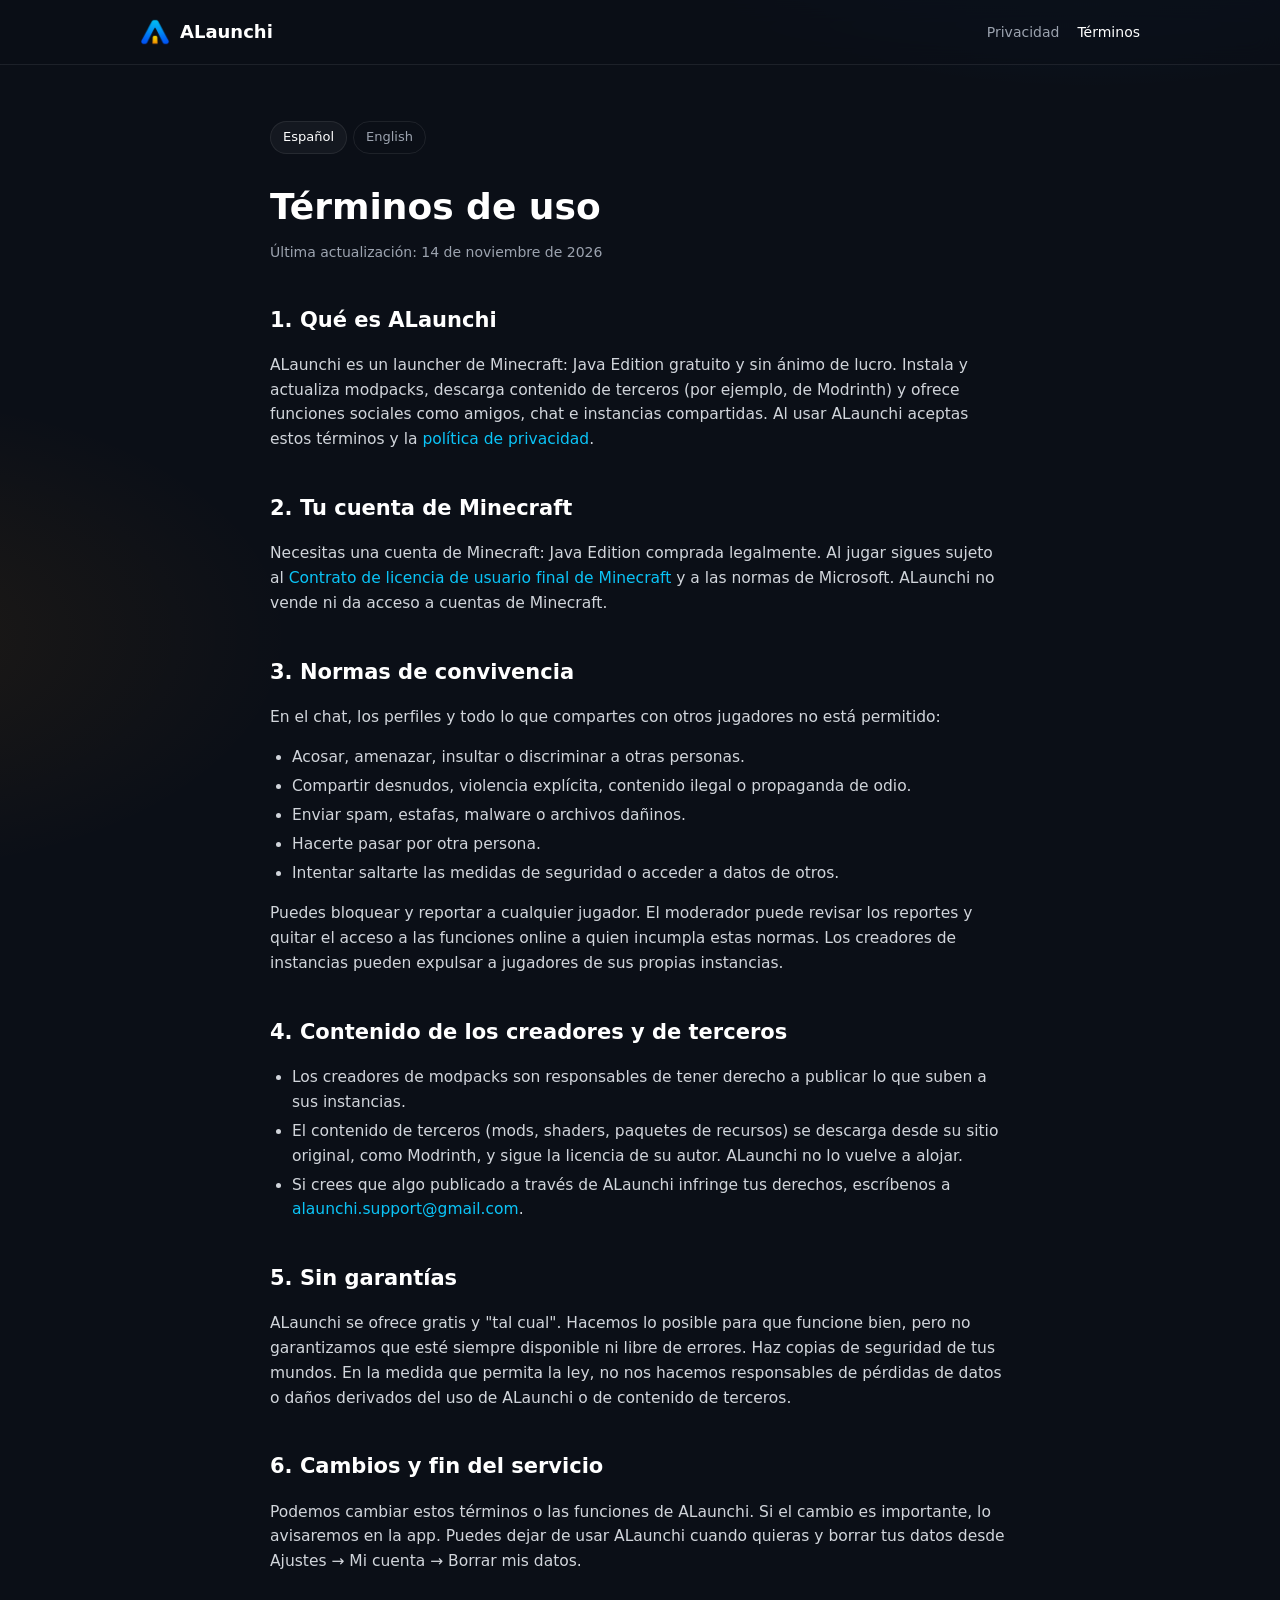
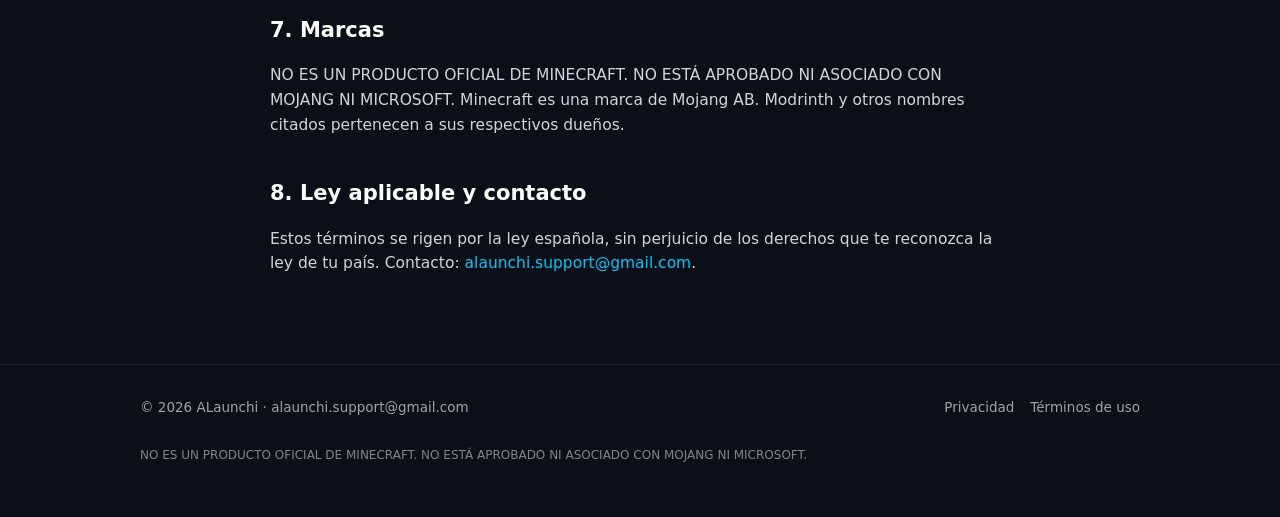
<file: terminos.html>
<!doctype html>
<html lang="es">
<head>
  <meta charset="utf-8">
  <meta name="viewport" content="width=device-width, initial-scale=1">
  <title>Términos de uso — ALaunchi</title>
  <meta name="description" content="Condiciones para usar ALaunchi.">
  <link rel="icon" href="assets/favicon.png">
  <link rel="stylesheet" href="style.css">
</head>
<body>
  <header class="site">
    <div class="wrap">
      <a class="brand" href="./"><img src="assets/logo.png" alt=""><span>ALaunchi</span></a>
      <nav class="links">
        <a href="privacidad.html">Privacidad</a>
        <a href="terminos.html" aria-current="page">Términos</a>
      </nav>
    </div>
  </header>

  <main class="legal">
    <div class="lang-switch"><a class="on" href="terminos.html">Español</a><a href="terms.html">English</a></div>
    <h1>Términos de uso</h1>
    <p class="updated">Última actualización: 14 de noviembre de 2026</p>

    <h2>1. Qué es ALaunchi</h2>
    <p>
      ALaunchi es un launcher de Minecraft: Java Edition gratuito y sin ánimo de lucro. Instala y actualiza modpacks, descarga
      contenido de terceros (por ejemplo, de Modrinth) y ofrece funciones sociales como amigos, chat e instancias compartidas.
      Al usar ALaunchi aceptas estos términos y la <a href="privacidad.html">política de privacidad</a>.
    </p>

    <h2>2. Tu cuenta de Minecraft</h2>
    <p>
      Necesitas una cuenta de Minecraft: Java Edition comprada legalmente. Al jugar sigues sujeto al
      <a href="https://www.minecraft.net/es-es/eula">Contrato de licencia de usuario final de Minecraft</a> y a las normas de Microsoft.
      ALaunchi no vende ni da acceso a cuentas de Minecraft.
    </p>

    <h2>3. Normas de convivencia</h2>
    <p>En el chat, los perfiles y todo lo que compartes con otros jugadores no está permitido:</p>
    <ul>
      <li>Acosar, amenazar, insultar o discriminar a otras personas.</li>
      <li>Compartir desnudos, violencia explícita, contenido ilegal o propaganda de odio.</li>
      <li>Enviar spam, estafas, malware o archivos dañinos.</li>
      <li>Hacerte pasar por otra persona.</li>
      <li>Intentar saltarte las medidas de seguridad o acceder a datos de otros.</li>
    </ul>
    <p>
      Puedes bloquear y reportar a cualquier jugador. El moderador puede revisar los reportes y quitar el acceso a las funciones
      online a quien incumpla estas normas. Los creadores de instancias pueden expulsar a jugadores de sus propias instancias.
    </p>

    <h2>4. Contenido de los creadores y de terceros</h2>
    <ul>
      <li>Los creadores de modpacks son responsables de tener derecho a publicar lo que suben a sus instancias.</li>
      <li>El contenido de terceros (mods, shaders, paquetes de recursos) se descarga desde su sitio original, como Modrinth, y sigue la licencia de su autor. ALaunchi no lo vuelve a alojar.</li>
      <li>Si crees que algo publicado a través de ALaunchi infringe tus derechos, escríbenos a <a href="mailto:alaunchi.support@gmail.com">alaunchi.support@gmail.com</a>.</li>
    </ul>

    <h2>5. Sin garantías</h2>
    <p>
      ALaunchi se ofrece gratis y "tal cual". Hacemos lo posible para que funcione bien, pero no garantizamos que esté siempre disponible
      ni libre de errores. Haz copias de seguridad de tus mundos. En la medida que permita la ley, no nos hacemos responsables de pérdidas
      de datos o daños derivados del uso de ALaunchi o de contenido de terceros.
    </p>

    <h2>6. Cambios y fin del servicio</h2>
    <p>
      Podemos cambiar estos términos o las funciones de ALaunchi. Si el cambio es importante, lo avisaremos en la app. Puedes dejar de
      usar ALaunchi cuando quieras y borrar tus datos desde Ajustes → Mi cuenta → Borrar mis datos.
    </p>

    <h2>7. Marcas</h2>
    <p>
      NO ES UN PRODUCTO OFICIAL DE MINECRAFT. NO ESTÁ APROBADO NI ASOCIADO CON MOJANG NI MICROSOFT.
      Minecraft es una marca de Mojang AB. Modrinth y otros nombres citados pertenecen a sus respectivos dueños.
    </p>

    <h2>8. Ley aplicable y contacto</h2>
    <p>
      Estos términos se rigen por la ley española, sin perjuicio de los derechos que te reconozca la ley de tu país.
      Contacto: <a href="mailto:alaunchi.support@gmail.com">alaunchi.support@gmail.com</a>.
    </p>
  </main>

  <footer class="site">
    <div class="wrap">
      <span>© 2026 ALaunchi · <a href="mailto:alaunchi.support@gmail.com">alaunchi.support@gmail.com</a></span>
      <div class="links">
        <a href="privacidad.html">Privacidad</a>
        <a href="terminos.html">Términos de uso</a>
      </div>
      <p class="disclaimer">NO ES UN PRODUCTO OFICIAL DE MINECRAFT. NO ESTÁ APROBADO NI ASOCIADO CON MOJANG NI MICROSOFT.</p>
    </div>
  </footer>
</body>
</html>
</file>
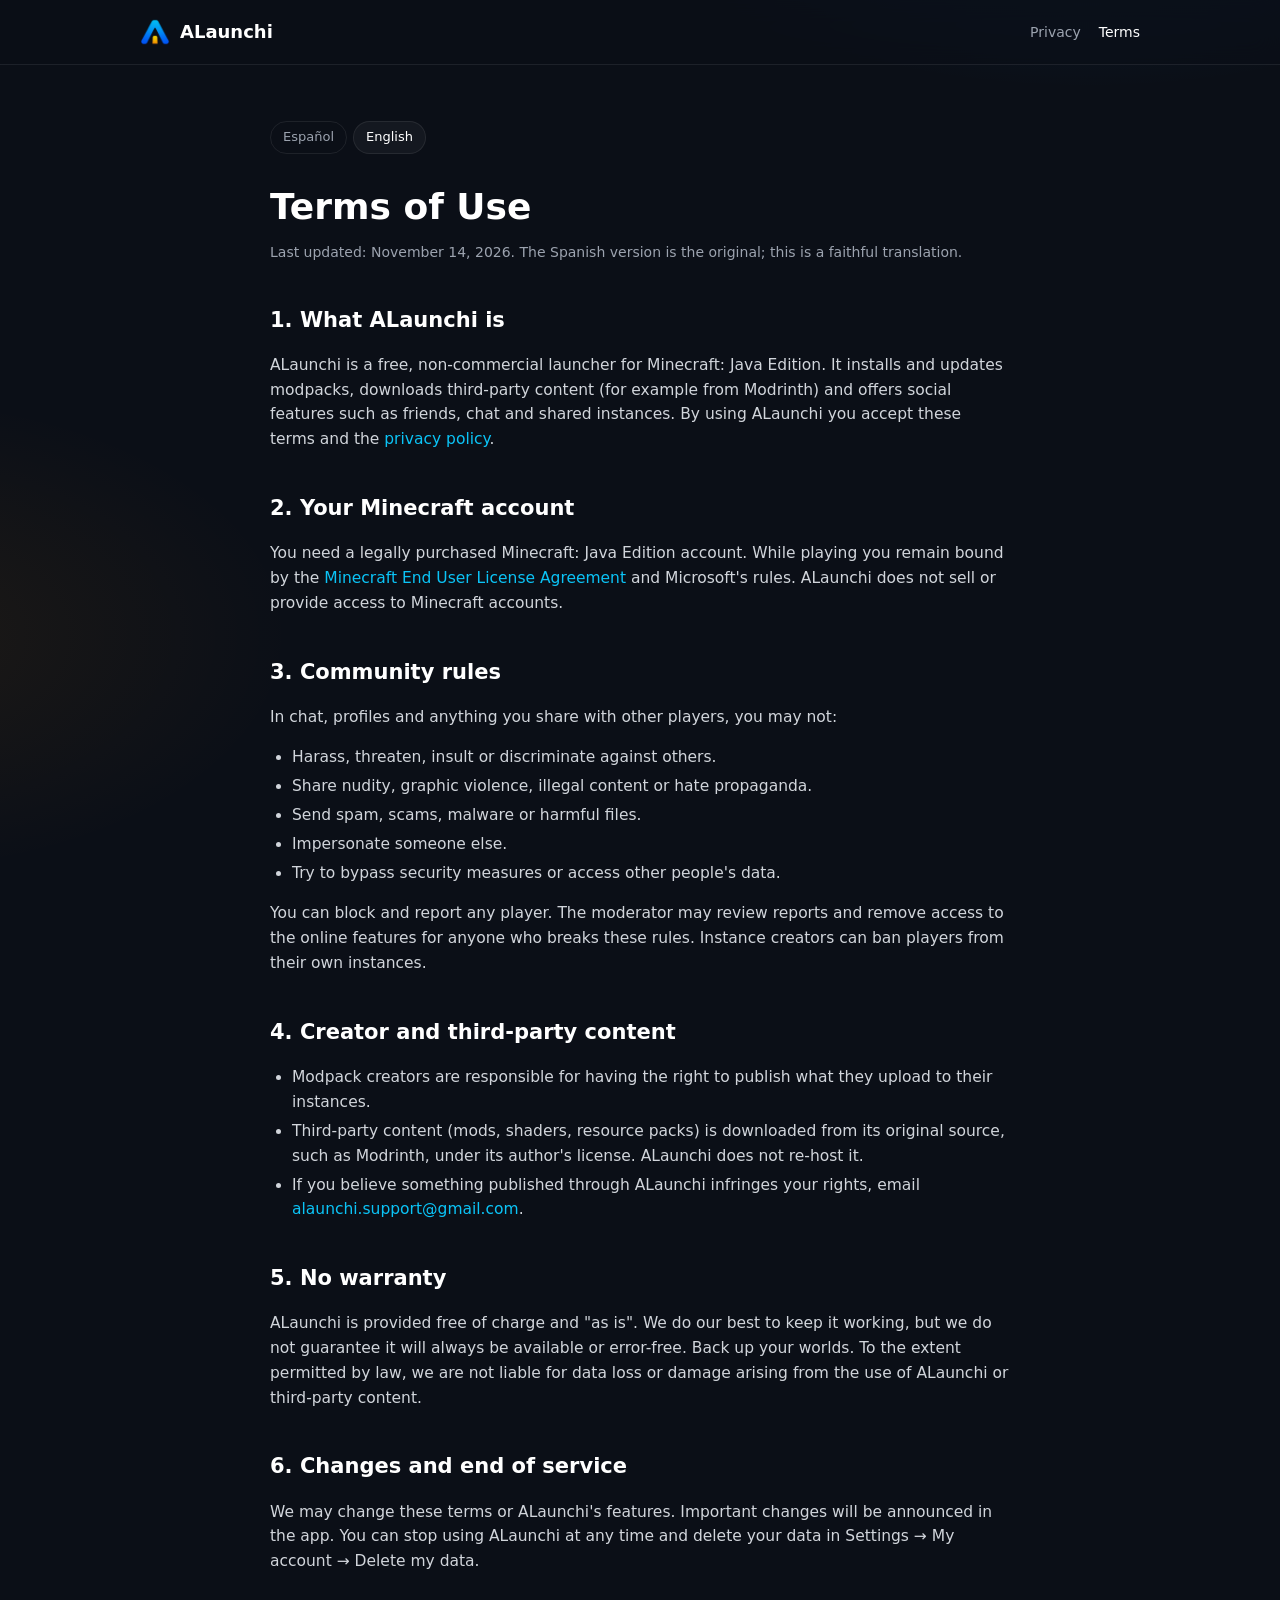
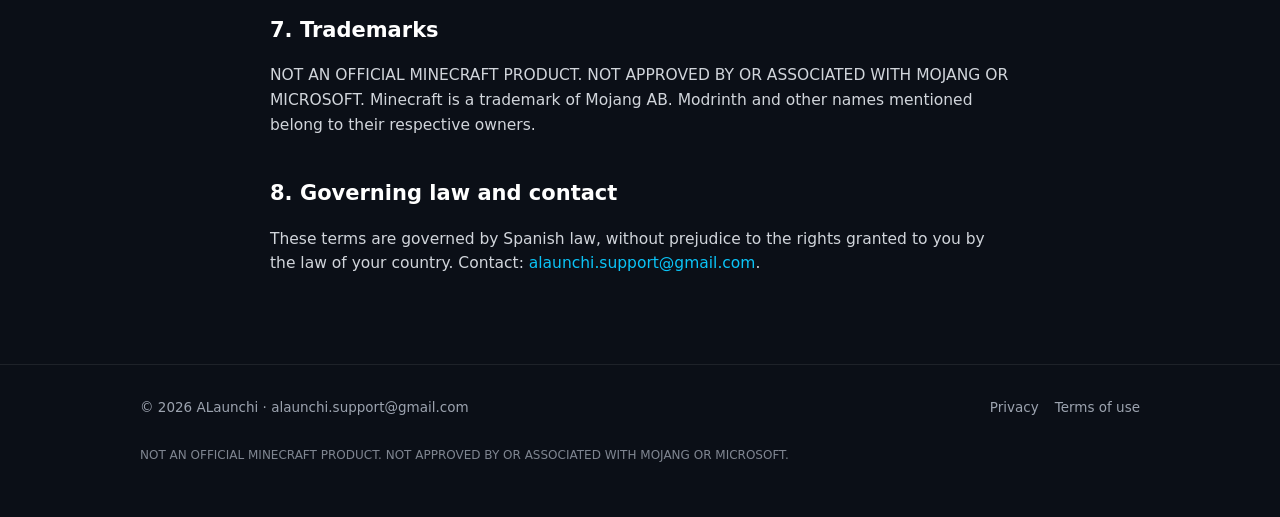
<file: terms.html>
<!doctype html>
<html lang="en">
<head>
  <meta charset="utf-8">
  <meta name="viewport" content="width=device-width, initial-scale=1">
  <title>Terms of Use — ALaunchi</title>
  <meta name="description" content="Terms for using ALaunchi.">
  <link rel="icon" href="assets/favicon.png">
  <link rel="stylesheet" href="style.css">
</head>
<body>
  <header class="site">
    <div class="wrap">
      <a class="brand" href="./"><img src="assets/logo.png" alt=""><span>ALaunchi</span></a>
      <nav class="links">
        <a href="privacy.html">Privacy</a>
        <a href="terms.html" aria-current="page">Terms</a>
      </nav>
    </div>
  </header>

  <main class="legal">
    <div class="lang-switch"><a href="terminos.html">Español</a><a class="on" href="terms.html">English</a></div>
    <h1>Terms of Use</h1>
    <p class="updated">Last updated: November 14, 2026. The Spanish version is the original; this is a faithful translation.</p>

    <h2>1. What ALaunchi is</h2>
    <p>
      ALaunchi is a free, non-commercial launcher for Minecraft: Java Edition. It installs and updates modpacks, downloads third-party
      content (for example from Modrinth) and offers social features such as friends, chat and shared instances. By using ALaunchi you
      accept these terms and the <a href="privacy.html">privacy policy</a>.
    </p>

    <h2>2. Your Minecraft account</h2>
    <p>
      You need a legally purchased Minecraft: Java Edition account. While playing you remain bound by the
      <a href="https://www.minecraft.net/eula">Minecraft End User License Agreement</a> and Microsoft's rules.
      ALaunchi does not sell or provide access to Minecraft accounts.
    </p>

    <h2>3. Community rules</h2>
    <p>In chat, profiles and anything you share with other players, you may not:</p>
    <ul>
      <li>Harass, threaten, insult or discriminate against others.</li>
      <li>Share nudity, graphic violence, illegal content or hate propaganda.</li>
      <li>Send spam, scams, malware or harmful files.</li>
      <li>Impersonate someone else.</li>
      <li>Try to bypass security measures or access other people's data.</li>
    </ul>
    <p>
      You can block and report any player. The moderator may review reports and remove access to the online features for anyone who
      breaks these rules. Instance creators can ban players from their own instances.
    </p>

    <h2>4. Creator and third-party content</h2>
    <ul>
      <li>Modpack creators are responsible for having the right to publish what they upload to their instances.</li>
      <li>Third-party content (mods, shaders, resource packs) is downloaded from its original source, such as Modrinth, under its author's license. ALaunchi does not re-host it.</li>
      <li>If you believe something published through ALaunchi infringes your rights, email <a href="mailto:alaunchi.support@gmail.com">alaunchi.support@gmail.com</a>.</li>
    </ul>

    <h2>5. No warranty</h2>
    <p>
      ALaunchi is provided free of charge and "as is". We do our best to keep it working, but we do not guarantee it will always be
      available or error-free. Back up your worlds. To the extent permitted by law, we are not liable for data loss or damage arising from
      the use of ALaunchi or third-party content.
    </p>

    <h2>6. Changes and end of service</h2>
    <p>
      We may change these terms or ALaunchi's features. Important changes will be announced in the app. You can stop using ALaunchi at
      any time and delete your data in Settings → My account → Delete my data.
    </p>

    <h2>7. Trademarks</h2>
    <p>
      NOT AN OFFICIAL MINECRAFT PRODUCT. NOT APPROVED BY OR ASSOCIATED WITH MOJANG OR MICROSOFT.
      Minecraft is a trademark of Mojang AB. Modrinth and other names mentioned belong to their respective owners.
    </p>

    <h2>8. Governing law and contact</h2>
    <p>
      These terms are governed by Spanish law, without prejudice to the rights granted to you by the law of your country.
      Contact: <a href="mailto:alaunchi.support@gmail.com">alaunchi.support@gmail.com</a>.
    </p>
  </main>

  <footer class="site">
    <div class="wrap">
      <span>© 2026 ALaunchi · <a href="mailto:alaunchi.support@gmail.com">alaunchi.support@gmail.com</a></span>
      <div class="links">
        <a href="privacy.html">Privacy</a>
        <a href="terms.html">Terms of use</a>
      </div>
      <p class="disclaimer">NOT AN OFFICIAL MINECRAFT PRODUCT. NOT APPROVED BY OR ASSOCIATED WITH MOJANG OR MICROSOFT.</p>
    </div>
  </footer>
</body>
</html>
</file>
<file: style.css>
:root {
  --bg: #0b0f17;
  --bg-2: #111827;
  --card: rgba(255, 255, 255, 0.04);
  --border: rgba(255, 255, 255, 0.08);
  --text: #e5e7eb;
  --muted: #9ca3af;
  --blue: #0a8cf5;
  --cyan: #0bc4f7;
  --orange: #f99a0b;
  --yellow: #f8d10b;
  --radius: 14px;
  color-scheme: dark;
}

* { box-sizing: border-box; }

html { scroll-behavior: smooth; }

body {
  margin: 0;
  background:
    radial-gradient(900px 500px at 85% -10%, rgba(10, 140, 245, 0.18), transparent 60%),
    radial-gradient(700px 400px at -10% 30%, rgba(249, 154, 11, 0.08), transparent 60%),
    var(--bg);
  color: var(--text);
  font-family: "Inter", system-ui, -apple-system, "Segoe UI", Roboto, sans-serif;
  line-height: 1.6;
  -webkit-font-smoothing: antialiased;
}

a { color: var(--cyan); text-decoration: none; }
a:hover { text-decoration: underline; }

.wrap { max-width: 1040px; margin: 0 auto; padding: 0 20px; }

/* Header */
header.site {
  position: sticky; top: 0; z-index: 10;
  backdrop-filter: blur(12px);
  background: rgba(11, 15, 23, 0.7);
  border-bottom: 1px solid var(--border);
}
header.site .wrap { display: flex; align-items: center; justify-content: space-between; height: 64px; gap: 16px; }
.brand { display: flex; align-items: center; gap: 10px; color: #fff; font-weight: 700; font-size: 18px; }
.brand:hover { text-decoration: none; }
.brand img { width: 30px; height: 30px; }
nav.links { display: flex; gap: 18px; font-size: 14px; }
nav.links a { color: var(--muted); }
nav.links a:hover, nav.links a[aria-current="page"] { color: #fff; text-decoration: none; }

/* Hero */
.hero { padding: 88px 0 64px; display: grid; grid-template-columns: 1.3fr 1fr; gap: 48px; align-items: center; }
.hero h1 { font-size: clamp(36px, 6vw, 56px); line-height: 1.08; margin: 0 0 18px; color: #fff; letter-spacing: -0.02em; }
.hero h1 .grad { background: linear-gradient(90deg, var(--cyan), var(--blue)); -webkit-background-clip: text; background-clip: text; color: transparent; }
.hero p.lead { font-size: 18px; color: var(--muted); margin: 0 0 28px; max-width: 34em; }
.hero-logo { justify-self: center; width: min(280px, 70%); filter: drop-shadow(0 20px 60px rgba(10, 140, 245, 0.35)); }

.cta { display: flex; flex-wrap: wrap; gap: 12px; align-items: center; }
.btn {
  display: inline-flex; align-items: center; gap: 10px;
  padding: 13px 22px; border-radius: 10px; font-weight: 600; font-size: 15px;
  border: 1px solid transparent; transition: transform 0.15s, filter 0.15s;
}
.btn:hover { text-decoration: none; transform: translateY(-1px); filter: brightness(1.08); }
.btn-primary { background: linear-gradient(135deg, var(--orange), var(--yellow)); color: #1a1100; }
.btn-ghost { background: var(--card); border-color: var(--border); color: #fff; }
.btn svg { width: 18px; height: 18px; }
.cta-note { font-size: 13px; color: var(--muted); width: 100%; margin-top: 4px; }

/* Sections */
section.block { padding: 56px 0; border-top: 1px solid var(--border); }
section.block h2 { font-size: 28px; margin: 0 0 8px; color: #fff; }
section.block p.sub { color: var(--muted); margin: 0 0 32px; }

.grid { display: grid; grid-template-columns: repeat(3, 1fr); gap: 16px; }
.card { background: var(--card); border: 1px solid var(--border); border-radius: var(--radius); padding: 22px; }
.card h3 { margin: 10px 0 6px; font-size: 17px; color: #fff; }
.card p { margin: 0; color: var(--muted); font-size: 14.5px; }
.icon { width: 38px; height: 38px; border-radius: 10px; display: grid; place-items: center; background: rgba(10, 140, 245, 0.15); color: var(--cyan); }
.icon.o { background: rgba(249, 154, 11, 0.15); color: var(--orange); }
.icon svg { width: 20px; height: 20px; }

.pill-list { display: flex; flex-wrap: wrap; gap: 8px; margin-top: 20px; }
.pill { font-size: 13px; padding: 6px 12px; border-radius: 999px; background: var(--card); border: 1px solid var(--border); color: var(--text); }

.notice { max-width: 760px; }
.notice h3 { font-size: 17px; margin: 28px 0 8px; color: #fff; }
.notice p, .notice li { color: #d1d5db; font-size: 15px; }
.notice ul { padding-left: 22px; margin: 0 0 8px; }
.notice li { margin: 4px 0; }

/* Legal pages */
.legal { max-width: 780px; padding: 56px 20px 72px; margin: 0 auto; }
.legal h1 { font-size: 36px; margin: 0 0 6px; color: #fff; }
.legal .updated { color: var(--muted); font-size: 14px; margin: 0 0 32px; }
.legal h2 { font-size: 21px; margin: 40px 0 10px; color: #fff; }
.legal h3 { font-size: 16.5px; margin: 24px 0 8px; color: #fff; }
.legal p, .legal li { color: #d1d5db; font-size: 15.5px; }
.legal ul { padding-left: 22px; }
.legal li { margin: 4px 0; }
.legal table { width: 100%; border-collapse: collapse; margin: 12px 0 8px; font-size: 14.5px; }
.legal th, .legal td { text-align: left; padding: 10px 12px; border-bottom: 1px solid var(--border); vertical-align: top; }
.legal th { color: #fff; font-weight: 600; background: var(--card); }
.legal .table-scroll { overflow-x: auto; }
.legal .summary { background: rgba(10, 140, 245, 0.08); border: 1px solid rgba(10, 140, 245, 0.25); border-radius: var(--radius); padding: 18px 20px; }
.legal .summary ul { margin: 6px 0 0; }
.lang-switch { display: inline-flex; gap: 6px; margin-bottom: 24px; }
.lang-switch a { font-size: 13px; padding: 5px 12px; border-radius: 999px; border: 1px solid var(--border); color: var(--muted); }
.lang-switch a.on { color: #fff; background: var(--card); }

/* Footer */
footer.site { border-top: 1px solid var(--border); padding: 32px 0 40px; color: var(--muted); font-size: 13.5px; }
footer.site .wrap { display: flex; flex-wrap: wrap; justify-content: space-between; gap: 16px; }
footer.site .links { display: flex; flex-wrap: wrap; gap: 16px; }
footer.site a { color: var(--muted); }
footer.site a:hover { color: #fff; }
footer.site .disclaimer { width: 100%; font-size: 12px; opacity: 0.8; }

@media (max-width: 820px) {
  .hero { grid-template-columns: 1fr; padding: 48px 0 40px; gap: 28px; text-align: left; }
  .hero-logo { order: -1; width: 120px; justify-self: start; }
  .grid { grid-template-columns: 1fr; }
  nav.links { gap: 12px; font-size: 13px; }
  .brand span { display: none; }
}
</file>
